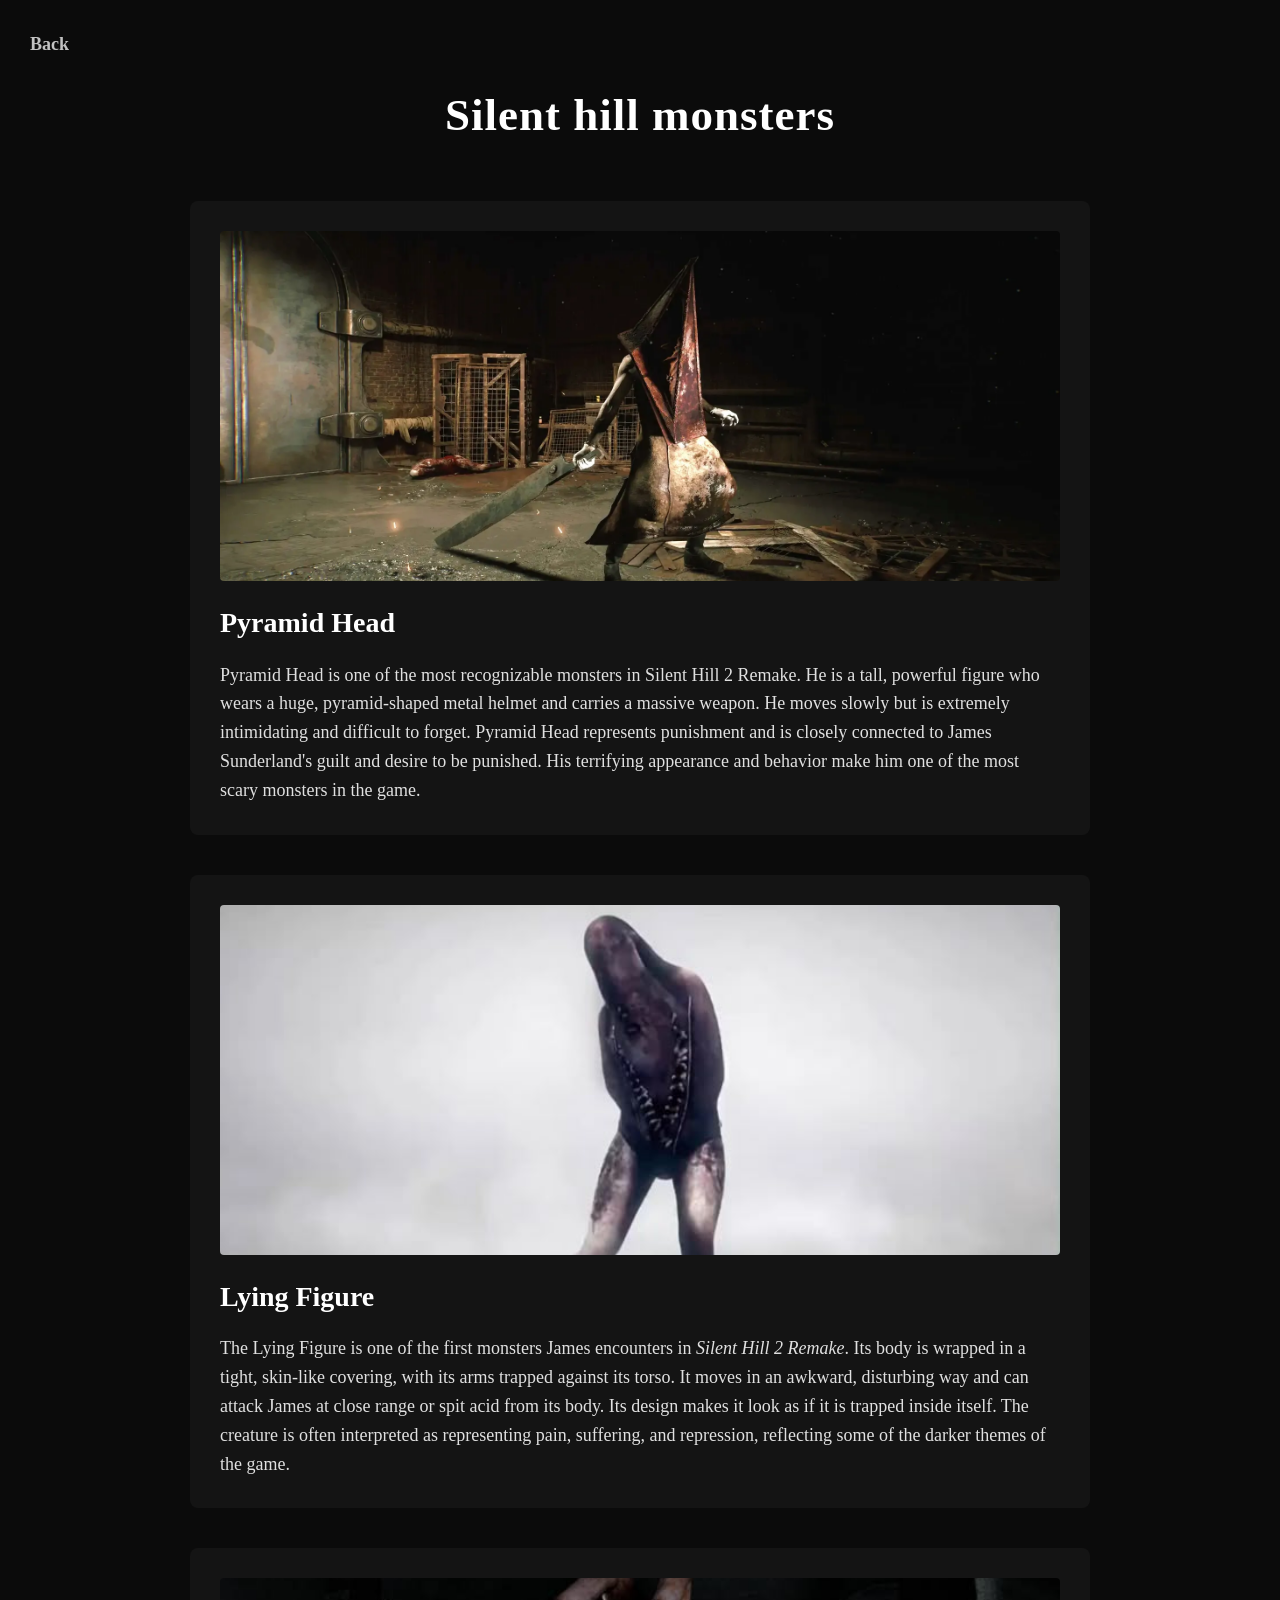
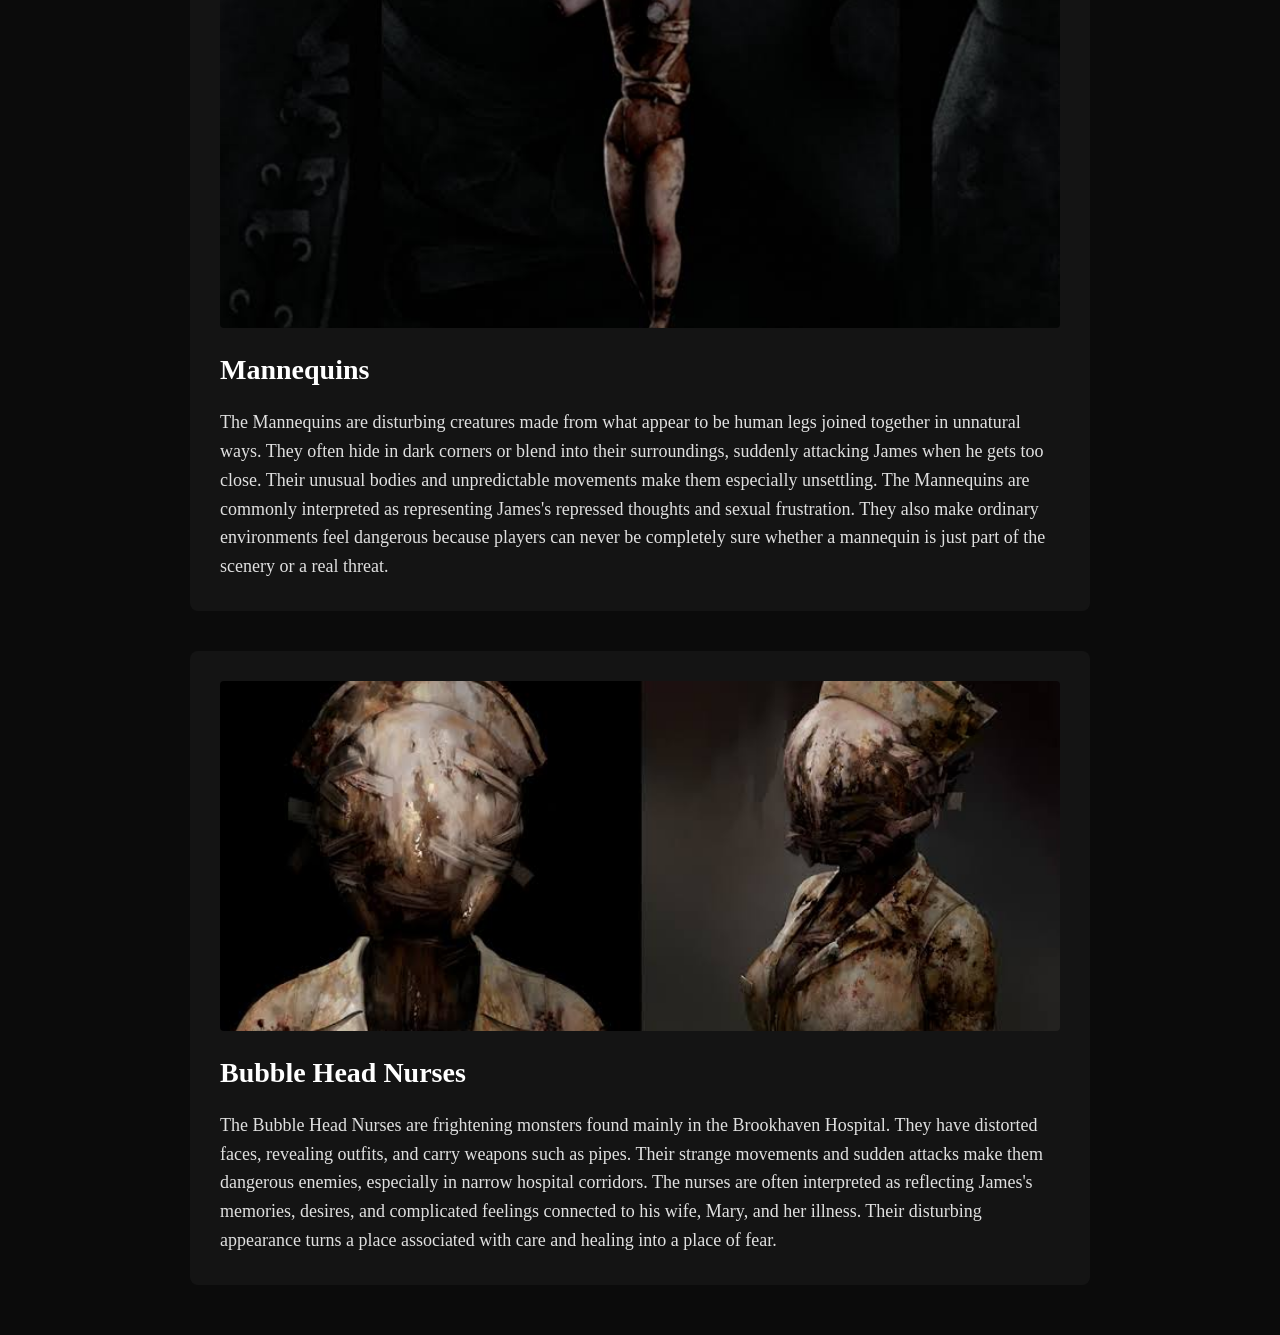
<file: column1.html>
<!DOCTYPE html>
<html lang="en">
<head>
    <meta charset="UTF-8">
    <meta name="viewport" content="width=device-width, initial-scale=1.0">
    <title>Silent Hill 2 - Monsters</title>
    <link rel="stylesheet" href="column1.css">
</head>
<body>
    <a href="index.html" class="back-btn"> Back</a>

    <main class="content-wrapper">
        <header class="hero-section">
            <h1>Silent hill monsters</h1>
        </header>

        <section class="monsters-list">
            <article class="monster-card">
                <img src="silent-hill-2-remake-pyramid-head.webp" alt="">
                <h2>Pyramid Head</h2>
                <p>Pyramid Head is one of the most recognizable monsters in Silent Hill 2 Remake. He is a tall, powerful figure who wears a huge, pyramid-shaped metal helmet and carries a massive weapon. He moves slowly but is extremely intimidating and difficult to forget. Pyramid Head represents punishment and is closely connected to James Sunderland's guilt and desire to be punished. His terrifying appearance and behavior make him one of the most scary monsters in the game.</p>
            </article>

            <article class="monster-card">
                <img src="9cdc71360e293276fb1ca72ccde95579.png" alt="">
                <h2>Lying Figure</h2>
                <p>The Lying Figure is one of the first monsters James encounters in <em>Silent Hill 2 Remake</em>. Its body is wrapped in a tight, skin-like covering, with its arms trapped against its torso. It moves in an awkward, disturbing way and can attack James at close range or spit acid from its body. Its design makes it look as if it is trapped inside itself. The creature is often interpreted as representing pain, suffering, and repression, reflecting some of the darker themes of the game.</p>
            </article>

            <article class="monster-card">
                <img src="mannequins.jpeg" alt="">
                <h2>Mannequins</h2>
                <p>The Mannequins are disturbing creatures made from what appear to be human legs joined together in unnatural ways. They often hide in dark corners or blend into their surroundings, suddenly attacking James when he gets too close. Their unusual bodies and unpredictable movements make them especially unsettling. The Mannequins are commonly interpreted as representing James's repressed thoughts and sexual frustration. They also make ordinary environments feel dangerous because players can never be completely sure whether a mannequin is just part of the scenery or a real threat.</p>
            </article>

            <article class="monster-card">
                <img src="nurse.jpeg" alt="">
                <h2>Bubble Head Nurses</h2>
                <p>The Bubble Head Nurses are frightening monsters found mainly in the Brookhaven Hospital. They have distorted faces, revealing outfits, and carry weapons such as pipes. Their strange movements and sudden attacks make them dangerous enemies, especially in narrow hospital corridors. The nurses are often interpreted as reflecting James's memories, desires, and complicated feelings connected to his wife, Mary, and her illness. Their disturbing appearance turns a place associated with care and healing into a place of fear.</p>
            </article>
        </section>
    </main>
</body>
</html>
</file>
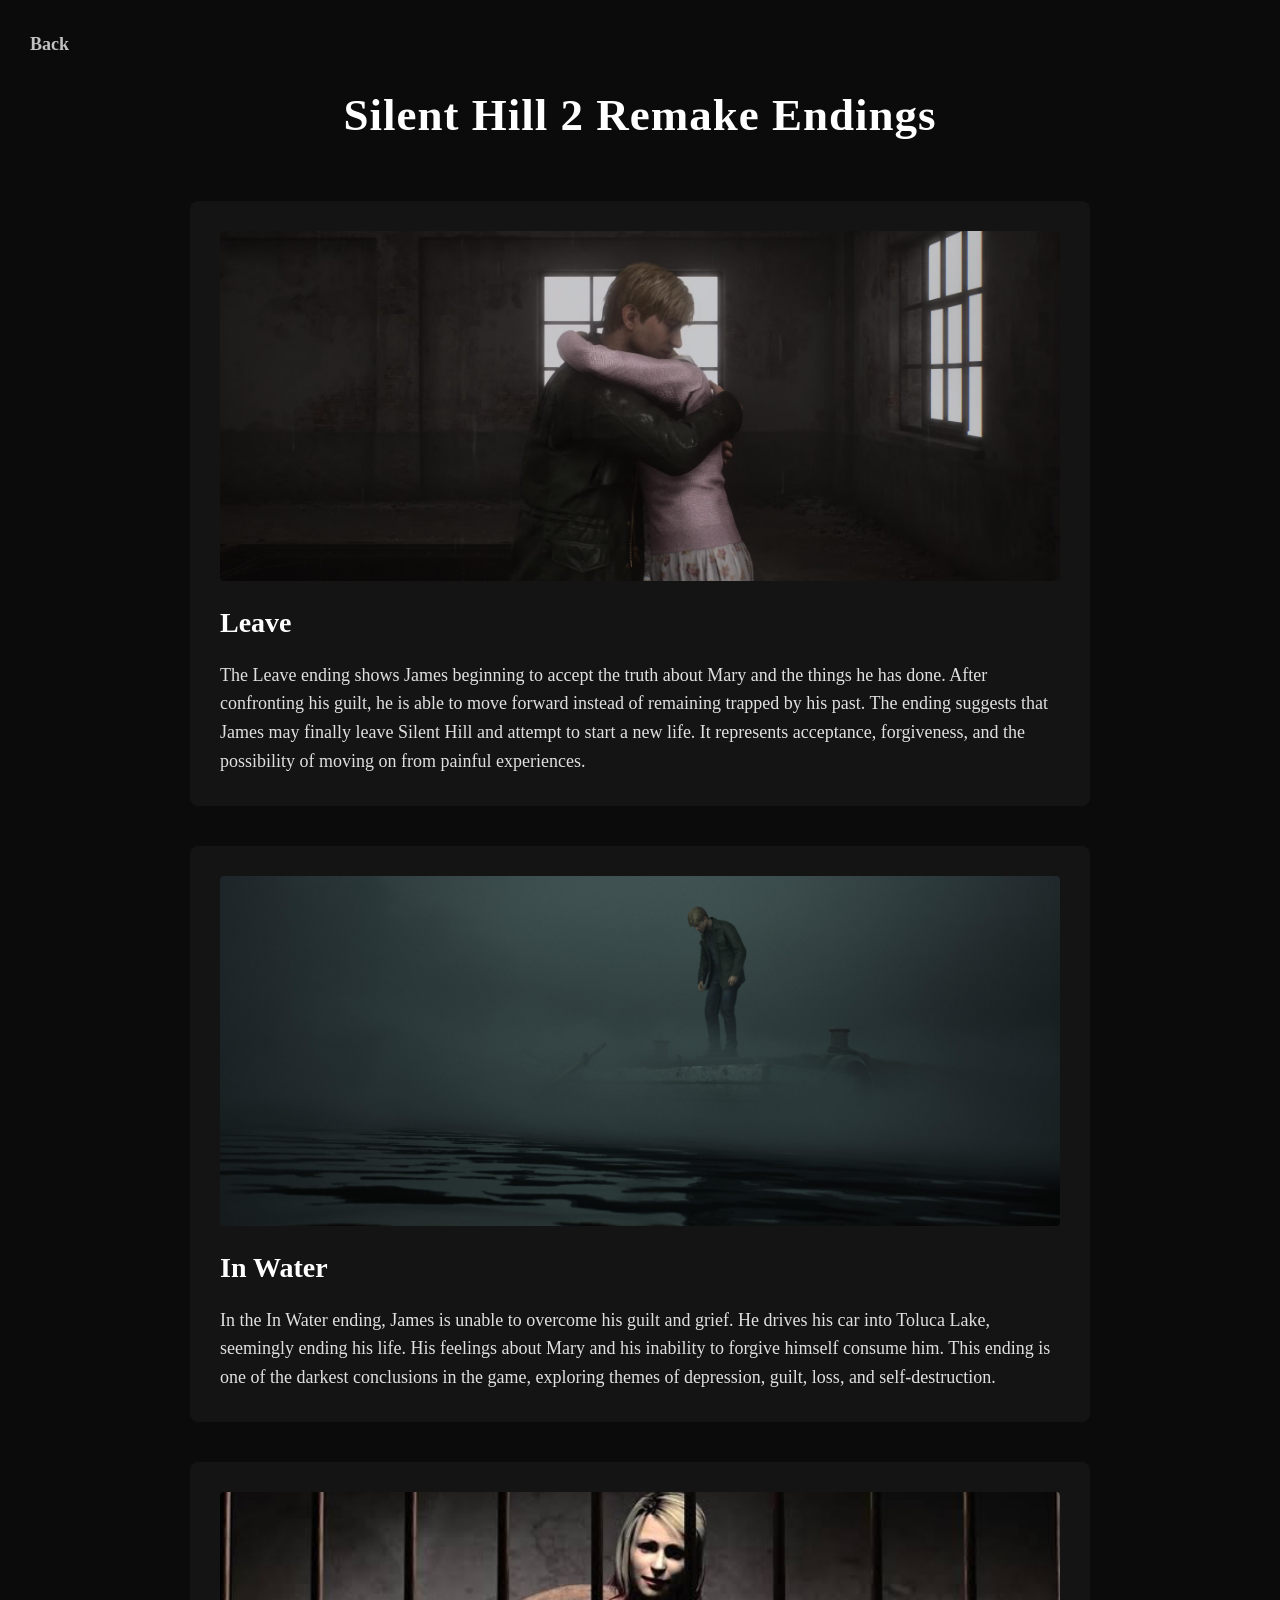
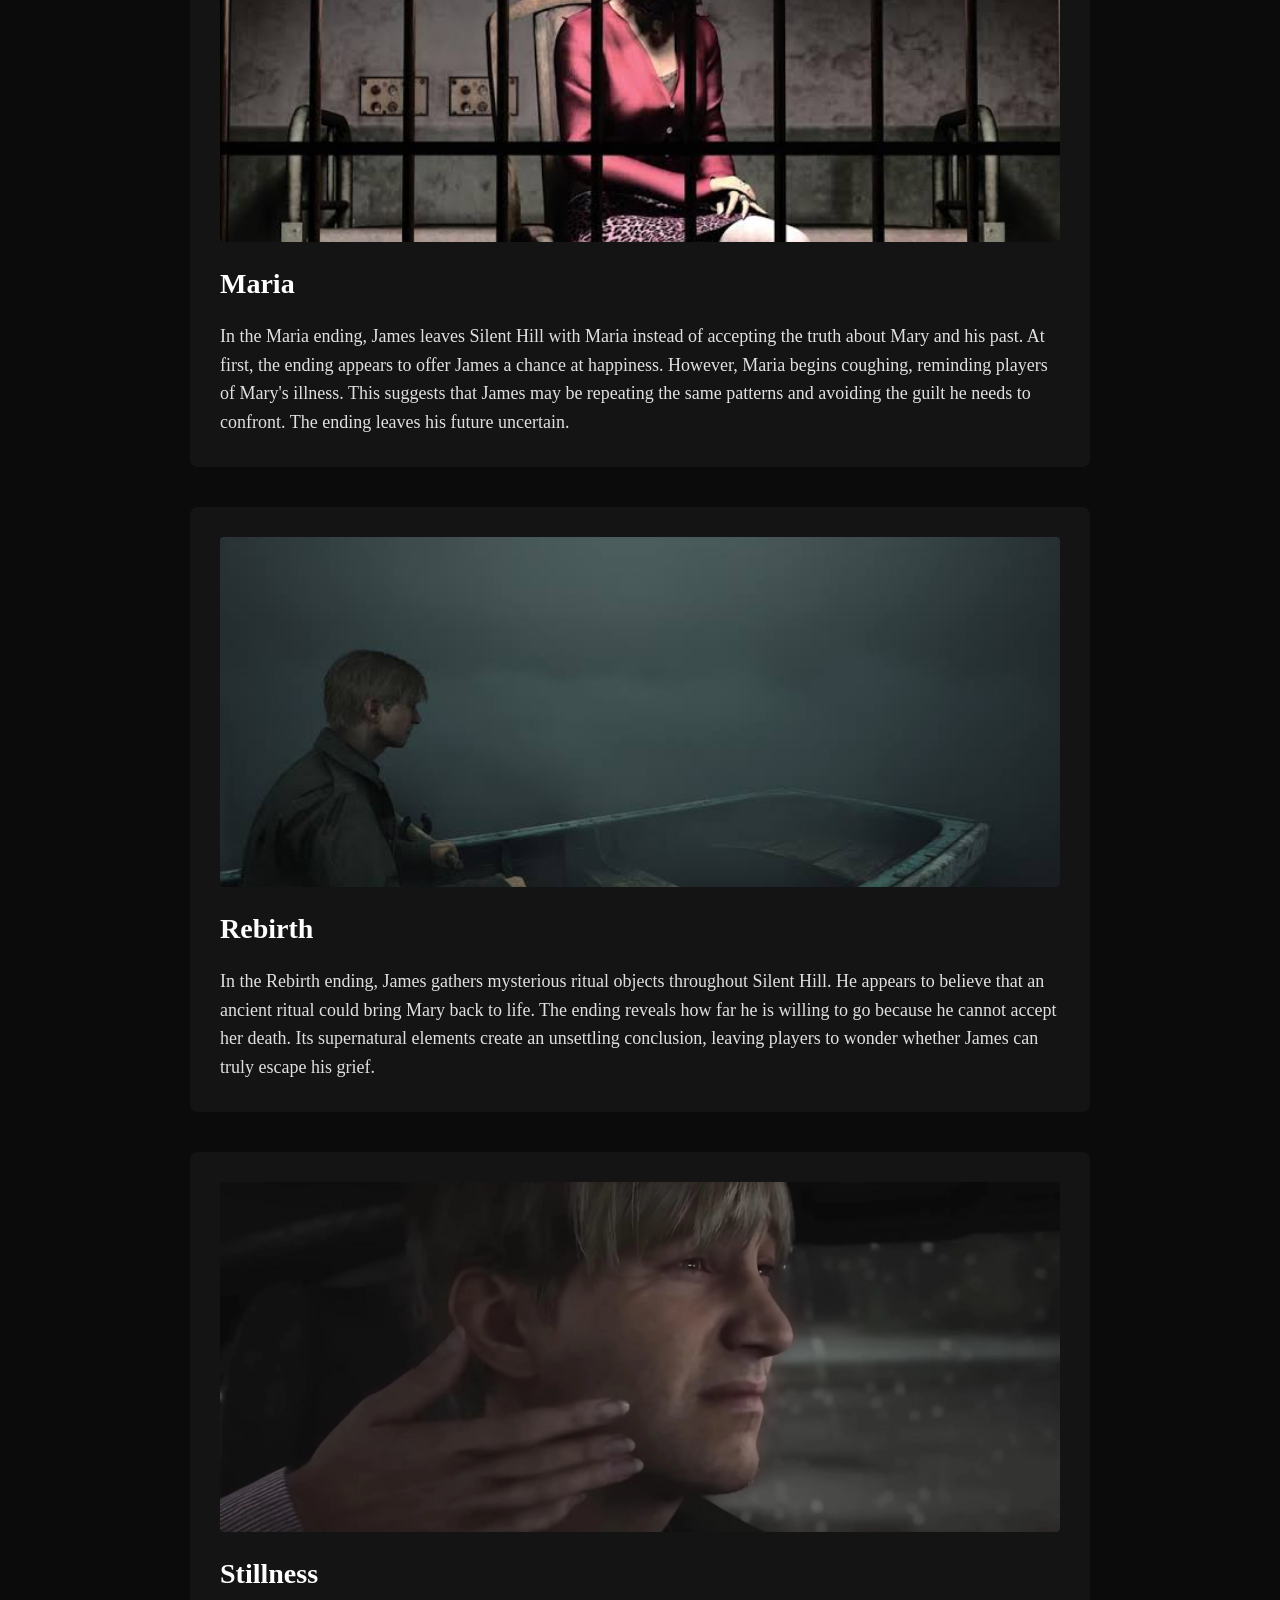
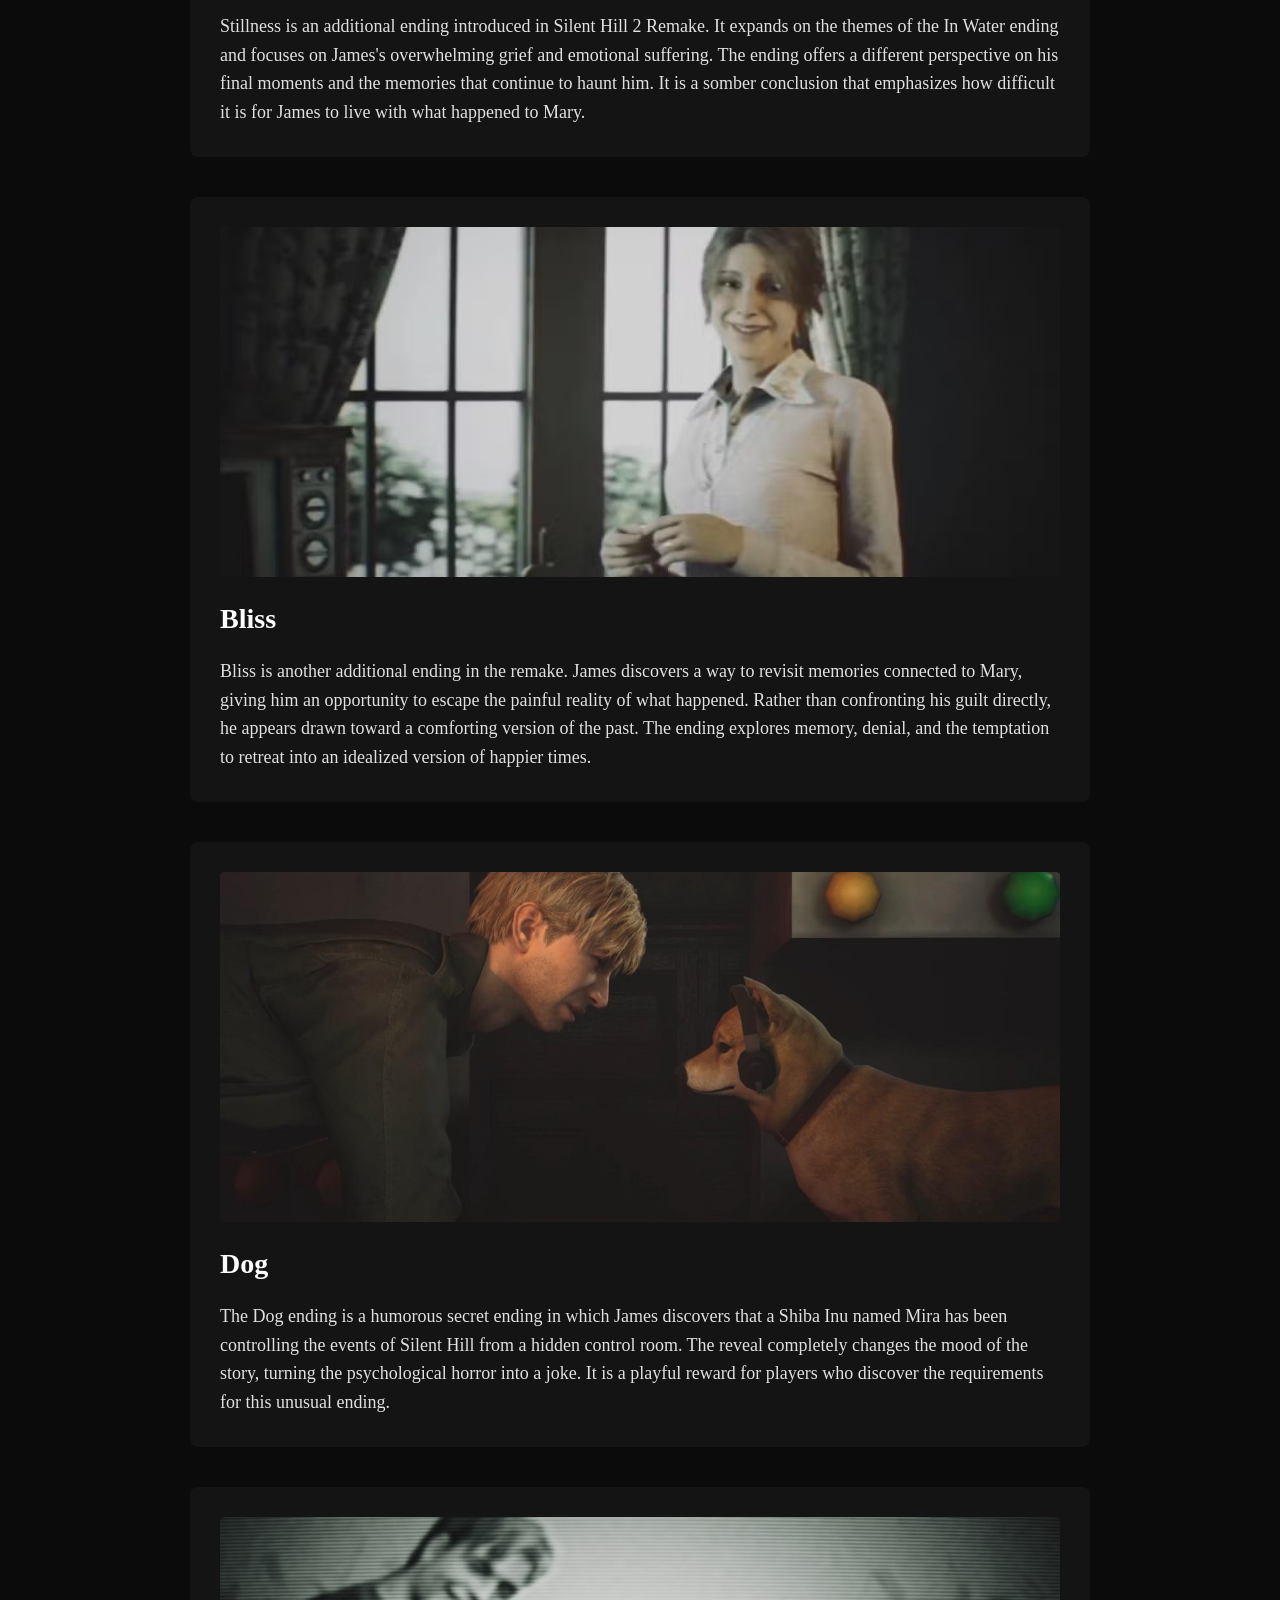
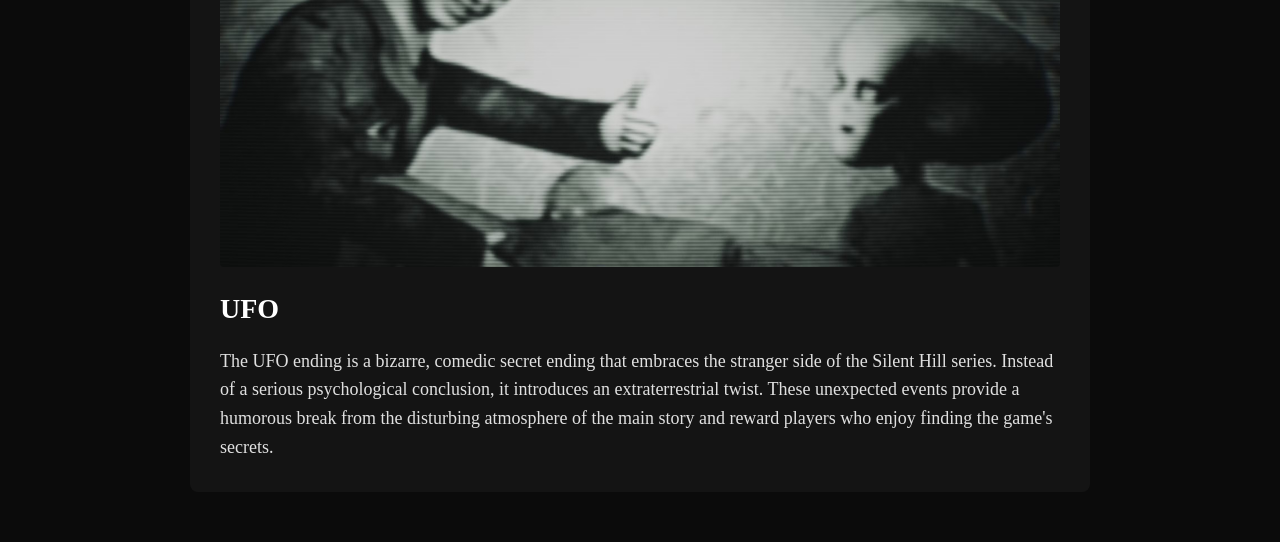
<file: column2.html>
<!DOCTYPE html>
<html lang="en">
<head>
    <meta charset="UTF-8">
    <meta name="viewport" content="width=device-width, initial-scale=1.0">
    <title>Silent Hill 2 - Endings</title>
    <link rel="stylesheet" href="column2.css">
</head>
<body>
    <a href="index.html" class="back-btn">Back</a>

    <main class="content-wrapper">
        <header class="hero-section">
            <h1>Silent Hill 2 Remake Endings</h1>
        </header>

        <section class="endings-list">

            <article class="ending-card">
                <img src="leave.avif" alt="Silent Hill 2 Leave ending">
                <h2>Leave</h2>
                <p>
                    The Leave ending shows James beginning to accept the truth
                    about Mary and the things he has done. After confronting
                    his guilt, he is able to move forward instead of remaining
                    trapped by his past. The ending suggests that James may
                    finally leave Silent Hill and attempt to start a new life.
                    It represents acceptance, forgiveness, and the possibility
                    of moving on from painful experiences.
                </p>
            </article>

            <article class="ending-card">
                <img src="in_water.jpeg" alt="Silent Hill 2 In Water ending">
                <h2>In Water</h2>
                <p>
                    In the In Water ending, James is unable to overcome his
                    guilt and grief. He drives his car into Toluca Lake,
                    seemingly ending his life. His feelings about Mary and
                    his inability to forgive himself consume him. This ending
                    is one of the darkest conclusions in the game, exploring
                    themes of depression, guilt, loss, and self-destruction.
                </p>
            </article>

            <article class="ending-card">
                <img src="maria.jpeg" alt="Silent Hill 2 Maria ending">
                <h2>Maria</h2>
                <p>
                    In the Maria ending, James leaves Silent Hill with Maria
                    instead of accepting the truth about Mary and his past.
                    At first, the ending appears to offer James a chance at
                    happiness. However, Maria begins coughing, reminding
                    players of Mary's illness. This suggests that James may
                    be repeating the same patterns and avoiding the guilt
                    he needs to confront. The ending leaves his future
                    uncertain.
                </p>
            </article>

            <article class="ending-card">
                <img src="rebirth.jpeg" alt="Silent Hill 2 Rebirth ending">
                <h2>Rebirth</h2>
                <p>
                    In the Rebirth ending, James gathers mysterious ritual
                    objects throughout Silent Hill. He appears to believe
                    that an ancient ritual could bring Mary back to life.
                    The ending reveals how far he is willing to go because
                    he cannot accept her death. Its supernatural elements
                    create an unsettling conclusion, leaving players to
                    wonder whether James can truly escape his grief.
                </p>
            </article>

            <article class="ending-card">
                <img src="stillness.webp" alt="Silent Hill 2 Stillness ending">
                <h2>Stillness</h2>
                <p>
                    Stillness is an additional ending introduced in
                    Silent Hill 2 Remake. It expands on the themes of the
                    In Water ending and focuses on James's overwhelming
                    grief and emotional suffering. The ending offers a
                    different perspective on his final moments and the
                    memories that continue to haunt him. It is a somber
                    conclusion that emphasizes how difficult it is for
                    James to live with what happened to Mary.
                </p>
            </article>

            <article class="ending-card">
                <img src="mary.avif" alt="Silent Hill 2 Bliss ending">
                <h2>Bliss</h2>
                <p>
                    Bliss is another additional ending in the remake.
                    James discovers a way to revisit memories connected
                    to Mary, giving him an opportunity to escape the
                    painful reality of what happened. Rather than
                    confronting his guilt directly, he appears drawn
                    toward a comforting version of the past. The ending
                    explores memory, denial, and the temptation to
                    retreat into an idealized version of happier times.
                </p>
            </article>

            <article class="ending-card">
                <img src="dog.jpg" alt="Silent Hill 2 Dog ending">
                <h2>Dog</h2>
                <p>
                    The Dog ending is a humorous secret ending in which
                    James discovers that a Shiba Inu named Mira has been
                    controlling the events of Silent Hill from a hidden
                    control room. The reveal completely changes the mood
                    of the story, turning the psychological horror into
                    a joke. It is a playful reward for players who
                    discover the requirements for this unusual ending.
                </p>
            </article>

            <article class="ending-card">
                <img src="ufo.avif" alt="Silent Hill 2 UFO ending">
                <h2>UFO</h2>
                <p>
                    The UFO ending is a bizarre, comedic secret ending
                    that embraces the stranger side of the Silent Hill
                    series. Instead of a serious psychological conclusion,
                    it introduces an extraterrestrial twist. These
                    unexpected events provide a humorous break from
                    the disturbing atmosphere of the main story and
                    reward players who enjoy finding the game's secrets.
                </p>
            </article>

        </section>
    </main>
</body>
</html>
</file>
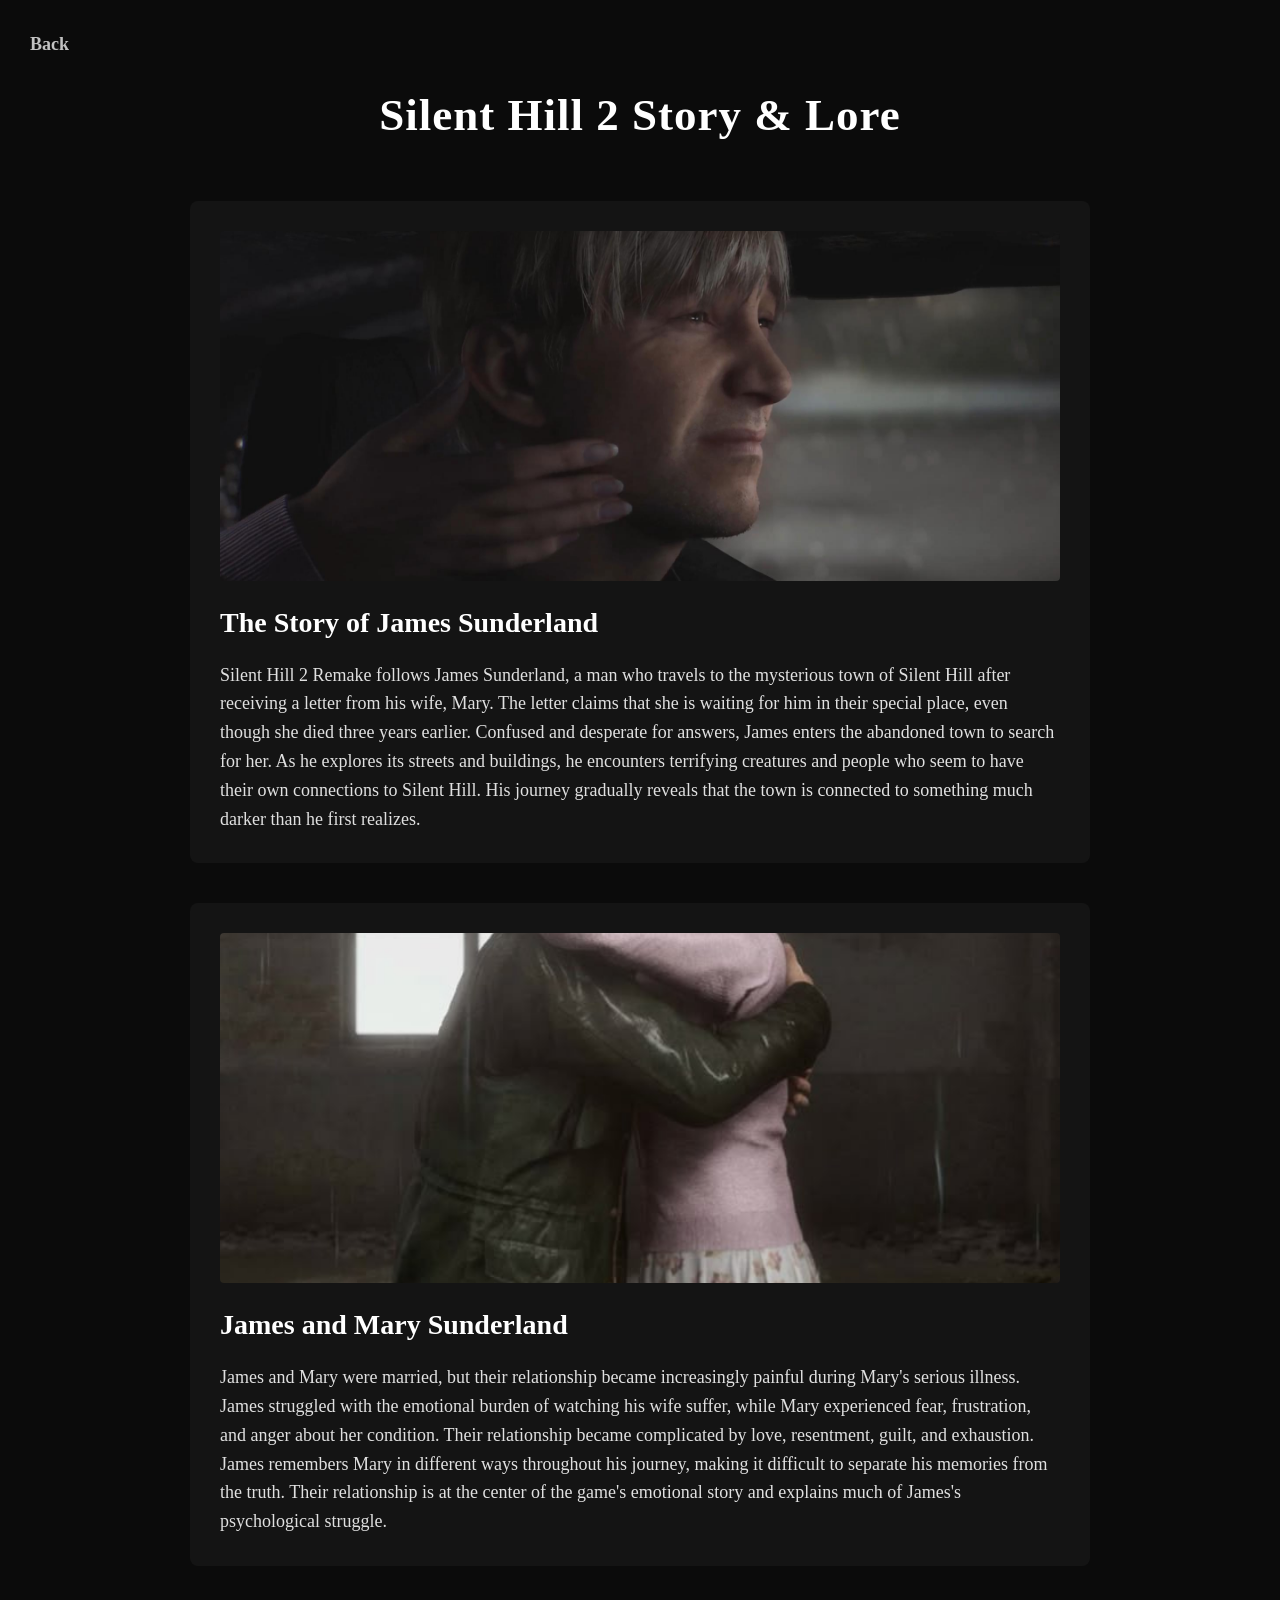
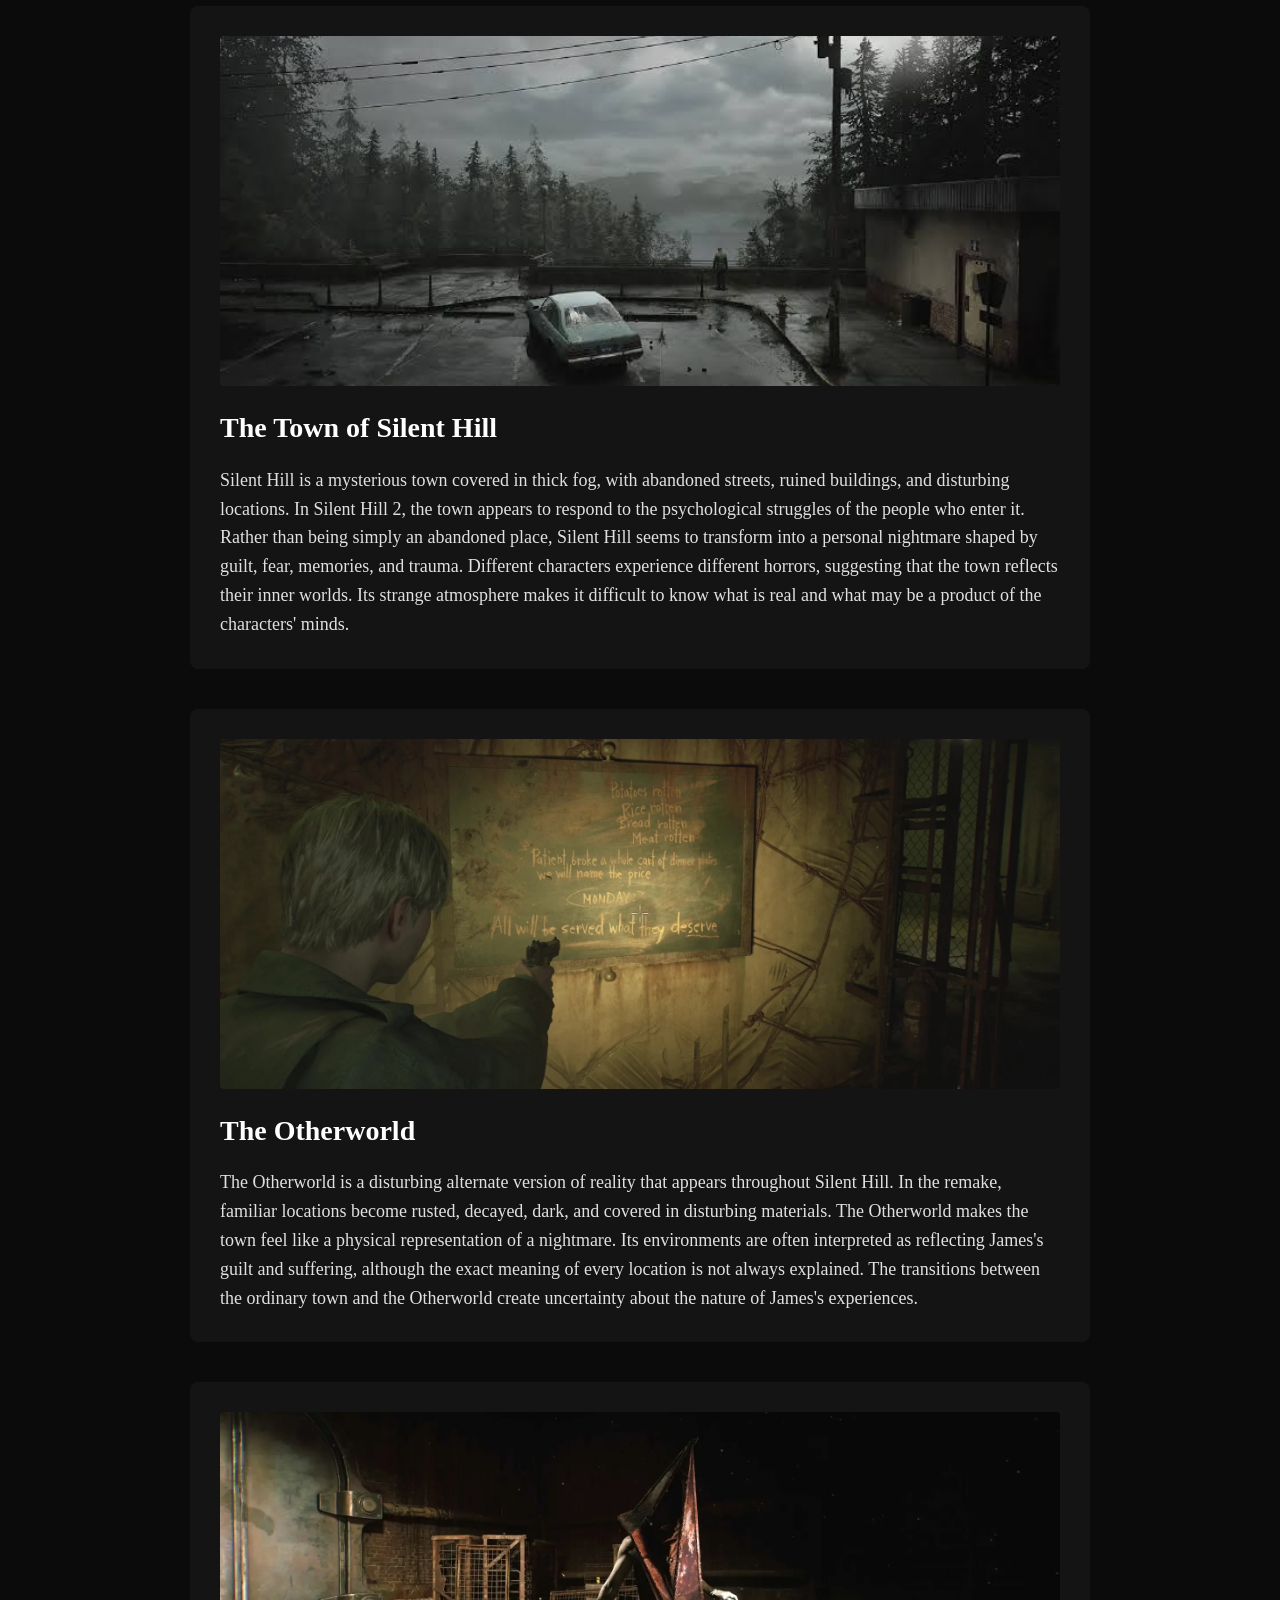
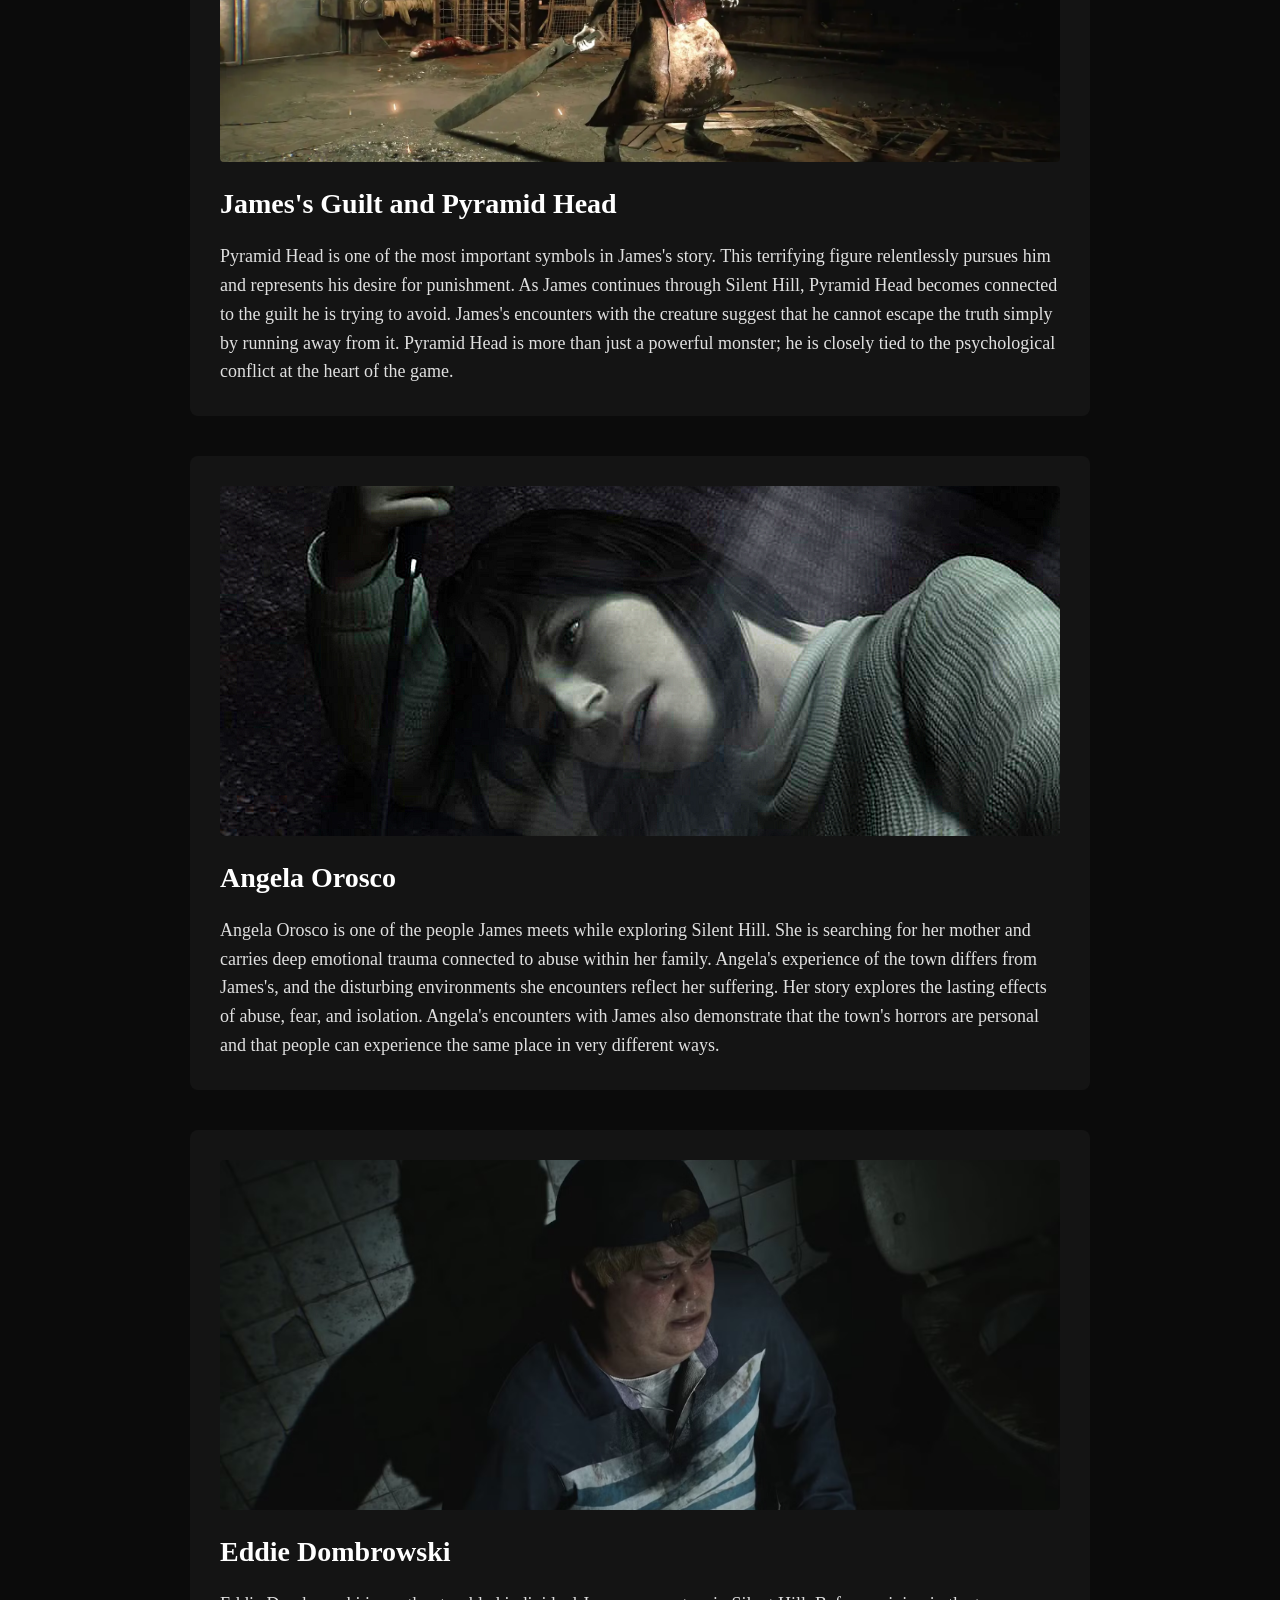
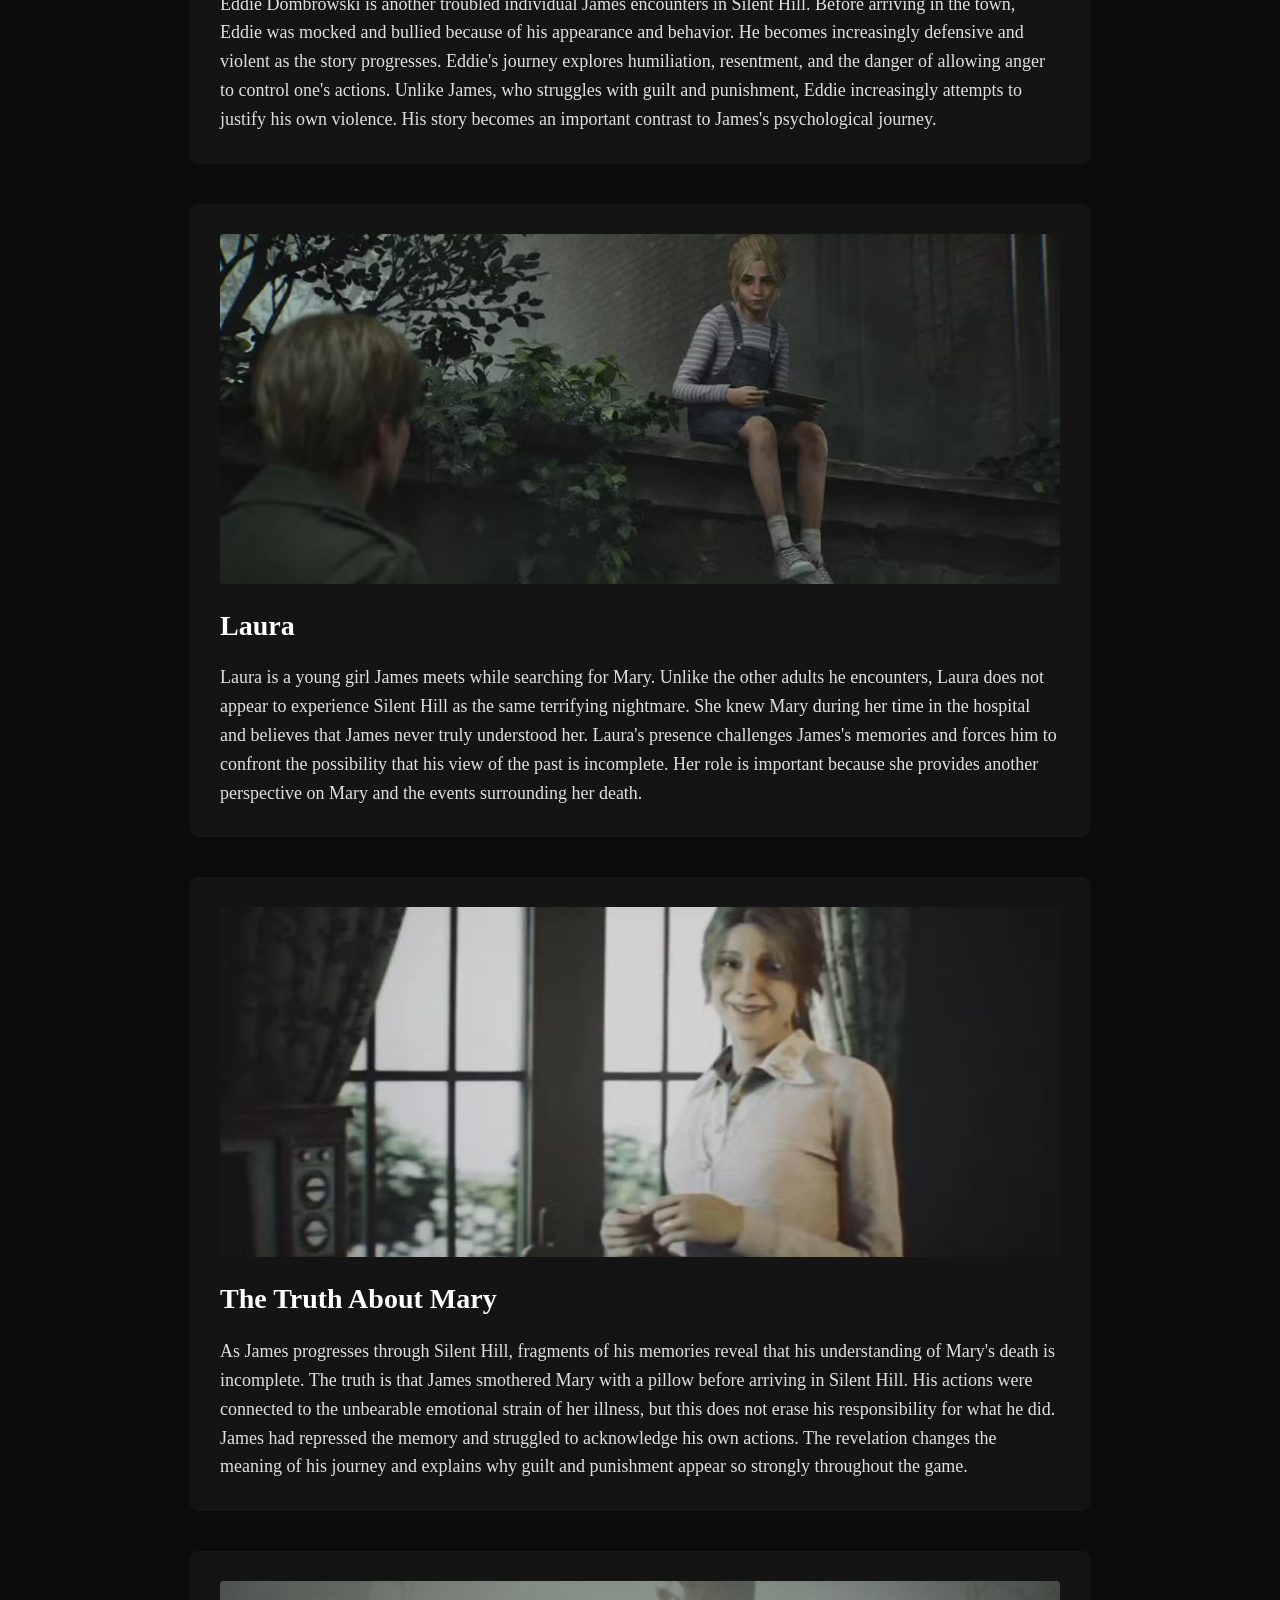
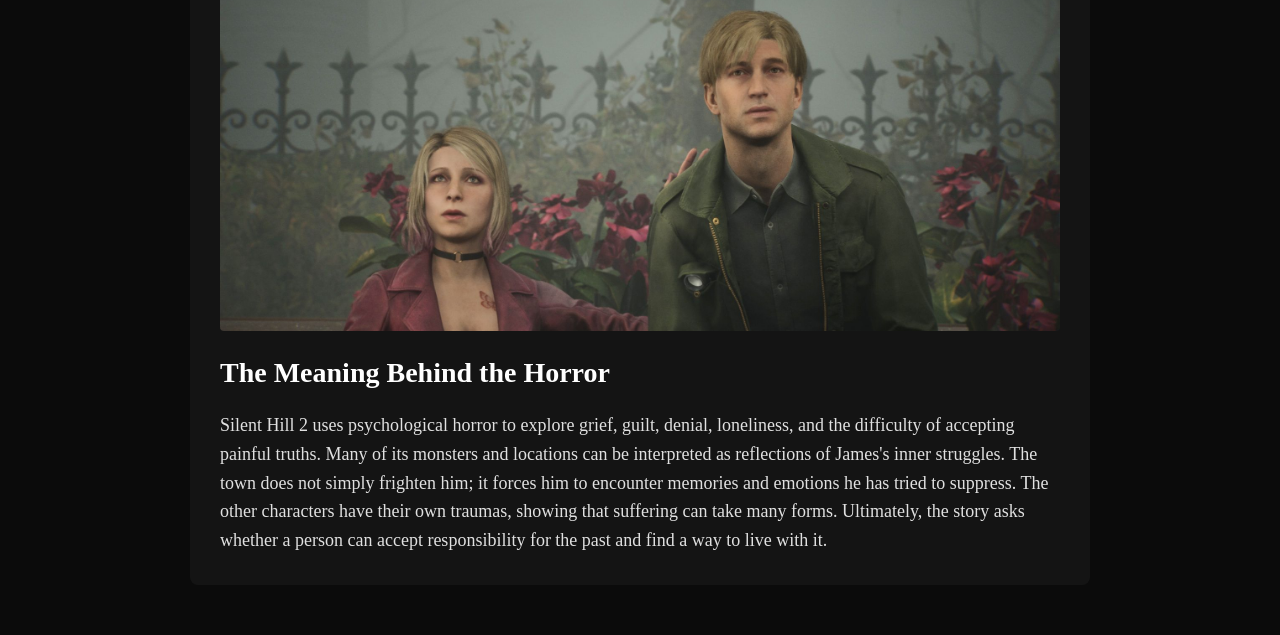
<file: column3.html>
<!DOCTYPE html>
<html lang="en">
<head>
    <meta charset="UTF-8">
    <meta name="viewport" content="width=device-width, initial-scale=1.0">
    <title>Silent Hill 2 - Story & Lore</title>
    <link rel="stylesheet" href="column3.css">
</head>
<body>
    <a href="index.html" class="back-btn">Back</a>

    <main class="content-wrapper">
        <header class="hero-section">
            <h1>Silent Hill 2 Story & Lore</h1>
        </header>

        <section class="lore-list">

            <article class="lore-card">
                <img src="james.jpg" alt="James Sunderland in Silent Hill 2 Remake">
                <h2>The Story of James Sunderland</h2>
                <p>
                    Silent Hill 2 Remake follows James Sunderland, a man
                    who travels to the mysterious town of Silent Hill
                    after receiving a letter from his wife, Mary. The
                    letter claims that she is waiting for him in their
                    special place, even though she died three years
                    earlier. Confused and desperate for answers, James
                    enters the abandoned town to search for her.
                    As he explores its streets and buildings, he
                    encounters terrifying creatures and people who
                    seem to have their own connections to Silent Hill.
                    His journey gradually reveals that the town is
                    connected to something much darker than he first
                    realizes.
                </p>
            </article>

            <article class="lore-card">
                <img src="james-mary.jpg" alt="James and Mary Sunderland">
                <h2>James and Mary Sunderland</h2>
                <p>
                    James and Mary were married, but their relationship
                    became increasingly painful during Mary's serious
                    illness. James struggled with the emotional burden
                    of watching his wife suffer, while Mary experienced
                    fear, frustration, and anger about her condition.
                    Their relationship became complicated by love,
                    resentment, guilt, and exhaustion. James remembers
                    Mary in different ways throughout his journey,
                    making it difficult to separate his memories from
                    the truth. Their relationship is at the center
                    of the game's emotional story and explains much
                    of James's psychological struggle.
                </p>
            </article>

            <article class="lore-card">
                <img src="town.jpeg" alt="The foggy streets of Silent Hill">
                <h2>The Town of Silent Hill</h2>
                <p>
                    Silent Hill is a mysterious town covered in thick
                    fog, with abandoned streets, ruined buildings,
                    and disturbing locations. In Silent Hill 2, the
                    town appears to respond to the psychological
                    struggles of the people who enter it. Rather than
                    being simply an abandoned place, Silent Hill
                    seems to transform into a personal nightmare
                    shaped by guilt, fear, memories, and trauma.
                    Different characters experience different horrors,
                    suggesting that the town reflects their inner
                    worlds. Its strange atmosphere makes it difficult
                    to know what is real and what may be a product
                    of the characters' minds.
                </p>
            </article>

            <article class="lore-card">
                <img src="otherworld.webp" alt="The Otherworld in Silent Hill 2 Remake">
                <h2>The Otherworld</h2>
                <p>
                    The Otherworld is a disturbing alternate version
                    of reality that appears throughout Silent Hill.
                    In the remake, familiar locations become rusted,
                    decayed, dark, and covered in disturbing materials.
                    The Otherworld makes the town feel like a physical
                    representation of a nightmare. Its environments
                    are often interpreted as reflecting James's
                    guilt and suffering, although the exact meaning
                    of every location is not always explained.
                    The transitions between the ordinary town and
                    the Otherworld create uncertainty about the
                    nature of James's experiences.
                </p>
            </article>

            <article class="lore-card">
                <img src="silent-hill-2-remake-pyramid-head.webp" alt="Pyramid Head in Silent Hill 2 Remake">
                <h2>James's Guilt and Pyramid Head</h2>
                <p>
                    Pyramid Head is one of the most important symbols
                    in James's story. This terrifying figure relentlessly
                    pursues him and represents his desire for punishment.
                    As James continues through Silent Hill, Pyramid
                    Head becomes connected to the guilt he is trying
                    to avoid. James's encounters with the creature
                    suggest that he cannot escape the truth simply
                    by running away from it. Pyramid Head is more
                    than just a powerful monster; he is closely tied
                    to the psychological conflict at the heart of
                    the game.
                </p>
            </article>

            <article class="lore-card">
                <img src="angela.png" alt="Angela Orosco in Silent Hill 2 Remake">
                <h2>Angela Orosco</h2>
                <p>
                    Angela Orosco is one of the people James meets
                    while exploring Silent Hill. She is searching
                    for her mother and carries deep emotional trauma
                    connected to abuse within her family. Angela's
                    experience of the town differs from James's,
                    and the disturbing environments she encounters
                    reflect her suffering. Her story explores the
                    lasting effects of abuse, fear, and isolation.
                    Angela's encounters with James also demonstrate
                    that the town's horrors are personal and that
                    people can experience the same place in very
                    different ways.
                </p>
            </article>

            <article class="lore-card">
                <img src="eddie.avif" alt="Eddie Dombrowski in Silent Hill 2 Remake">
                <h2>Eddie Dombrowski</h2>
                <p>
                    Eddie Dombrowski is another troubled individual
                    James encounters in Silent Hill. Before arriving
                    in the town, Eddie was mocked and bullied because
                    of his appearance and behavior. He becomes
                    increasingly defensive and violent as the story
                    progresses. Eddie's journey explores humiliation,
                    resentment, and the danger of allowing anger
                    to control one's actions. Unlike James, who
                    struggles with guilt and punishment, Eddie
                    increasingly attempts to justify his own violence.
                    His story becomes an important contrast to
                    James's psychological journey.
                </p>
            </article>

            <article class="lore-card">
                <img src="laura.avif" alt="Laura in Silent Hill 2 Remake">
                <h2>Laura</h2>
                <p>
                    Laura is a young girl James meets while searching
                    for Mary. Unlike the other adults he encounters,
                    Laura does not appear to experience Silent Hill
                    as the same terrifying nightmare. She knew Mary
                    during her time in the hospital and believes
                    that James never truly understood her. Laura's
                    presence challenges James's memories and forces
                    him to confront the possibility that his view
                    of the past is incomplete. Her role is important
                    because she provides another perspective on
                    Mary and the events surrounding her death.
                </p>
            </article>

            <article class="lore-card">
                <img src="mary.avif" alt="A dark scene from Silent Hill 2 Remake">
                <h2>The Truth About Mary</h2>
                <p>
                    As James progresses through Silent Hill, fragments
                    of his memories reveal that his understanding
                    of Mary's death is incomplete. The truth is that
                    James smothered Mary with a pillow before arriving
                    in Silent Hill. His actions were connected to
                    the unbearable emotional strain of her illness,
                    but this does not erase his responsibility for
                    what he did. James had repressed the memory and
                    struggled to acknowledge his own actions.
                    The revelation changes the meaning of his
                    journey and explains why guilt and punishment
                    appear so strongly throughout the game.
                </p>
            </article>

            <article class="lore-card">
                <img src="truth.jpg" alt="The dark and foggy atmosphere of Silent Hill">
                <h2>The Meaning Behind the Horror</h2>
                <p>
                    Silent Hill 2 uses psychological horror to explore
                    grief, guilt, denial, loneliness, and the difficulty
                    of accepting painful truths. Many of its monsters
                    and locations can be interpreted as reflections
                    of James's inner struggles. The town does not
                    simply frighten him; it forces him to encounter
                    memories and emotions he has tried to suppress.
                    The other characters have their own traumas,
                    showing that suffering can take many forms.
                    Ultimately, the story asks whether a person
                    can accept responsibility for the past and
                    find a way to live with it.
                </p>
            </article>

        </section>
    </main>
</body>
</html>
</file>
<file: column1.css>
* {
    margin: 0;
    padding: 0;
    font-family: 'Times New Roman', Times, serif;
}

body {
    font-family: Arial, Helvetica, sans-serif;
    background-color: #0b0b0b;
    color: #e0e0e0;
    line-height: 1.6;
    padding-bottom: 50px;
}

.back-btn {
    display: inline-block;
    color: #c2c2c2;
    text-decoration: none;
    font-size: 18px;
    margin: 30px 0 0 30px;
    font-weight: bold;
    transition: color 0.3s ease;
}

.back-btn:hover {
    color: #ffffff;
}

.content-wrapper {
    max-width: 900px;
    margin: 0 auto;
    padding: 0 20px;
}

.hero-section {
    text-align: center;
    margin-top: 20px;
    margin-bottom: 50px;
}

h1 {
    font-size: 45px;
    color: #ffffff;
    letter-spacing: 1px;
}

.monsters-list {
    display: flex;
    flex-direction: column;
    gap: 40px;
}

.monster-card {
    background-color: #141414;
    padding: 30px;
    border-radius: 8px;
}

.monster-card img {
    display: block;
    width: 100%;
    height: 350px;
    object-fit: cover;
    object-position: center;
    border-radius: 4px;
    margin-bottom: 20px;
}

h2 {
    font-size: 28px;
    color: #ffffff;
    margin-bottom: 15px;
}

p {
    font-size: 18px;
}

@media (max-width: 768px) {
    h1 {
        font-size: 32px;
    }
    
    h2 {
        font-size: 24px;
    }
    
    p {
        font-size: 16px;
    }
    
    .monster-card {
        padding: 20px;
    }
    
    .monster-card img {
        height: 220px;
    }
}
</file>
<file: column2.css>
* {
    margin: 0;
    padding: 0;
    font-family: 'Times New Roman', Times, serif;
}

body {
    font-family: Arial, Helvetica, sans-serif;
    background-color: #0b0b0b;
    color: #e0e0e0;
    line-height: 1.6;
    padding-bottom: 50px;
}

.back-btn {
    display: inline-block;
    color: #c2c2c2;
    text-decoration: none;
    font-size: 18px;
    margin: 30px 0 0 30px;
    font-weight: bold;
    transition: color 0.3s ease;
}

.back-btn:hover {
    color: #ffffff;
}

.content-wrapper {
    max-width: 900px;
    margin: 0 auto;
    padding: 0 20px;
}

.hero-section {
    text-align: center;
    margin-top: 20px;
    margin-bottom: 50px;
}

h1 {
    font-size: 45px;
    color: #ffffff;
    letter-spacing: 1px;
}

.endings-list {
    display: flex;
    flex-direction: column;
    gap: 40px;
}

.ending-card {
    background-color: #141414;
    padding: 30px;
    border-radius: 8px;
}

.ending-card img {
    display: block;
    width: 100%;
    height: 350px;
    object-fit: cover;
    object-position: center;
    border-radius: 4px;
    margin-bottom: 20px;
}

h2 {
    font-size: 28px;
    color: #ffffff;
    margin-bottom: 15px;
}

p {
    font-size: 18px;
}

@media (max-width: 768px) {
    h1 {
        font-size: 32px;
    }

    h2 {
        font-size: 24px;
    }

    p {
        font-size: 16px;
    }

    .ending-card {
        padding: 20px;
    }

    .ending-card img {
        height: 220px;
    }
}
</file>
<file: column3.css>
* {
    margin: 0;
    padding: 0;
    font-family: 'Times New Roman', Times, serif;
}

body {
    font-family: Arial, Helvetica, sans-serif;
    background-color: #0b0b0b;
    color: #e0e0e0;
    line-height: 1.6;
    padding-bottom: 50px;
}

.back-btn {
    display: inline-block;
    color: #c2c2c2;
    text-decoration: none;
    font-size: 18px;
    margin: 30px 0 0 30px;
    font-weight: bold;
    transition: color 0.3s ease;
}

.back-btn:hover {
    color: #ffffff;
}

.content-wrapper {
    max-width: 900px;
    margin: 0 auto;
    padding: 0 20px;
}

.hero-section {
    text-align: center;
    margin-top: 20px;
    margin-bottom: 50px;
}

h1 {
    font-size: 45px;
    color: #ffffff;
    letter-spacing: 1px;
}

.lore-list {
    display: flex;
    flex-direction: column;
    gap: 40px;
}

.lore-card {
    background-color: #141414;
    padding: 30px;
    border-radius: 8px;
}

.lore-card img {
    display: block;
    width: 100%;
    height: 350px;
    object-fit: cover;
    object-position: center;
    border-radius: 4px;
    margin-bottom: 20px;
}

h2 {
    font-size: 28px;
    color: #ffffff;
    margin-bottom: 15px;
}

p {
    font-size: 18px;
}

@media (max-width: 768px) {
    h1 {
        font-size: 32px;
    }

    h2 {
        font-size: 24px;
    }

    p {
        font-size: 16px;
    }

    .lore-card {
        padding: 20px;
    }

    .lore-card img {
        height: 220px;
    }
}
</file>
